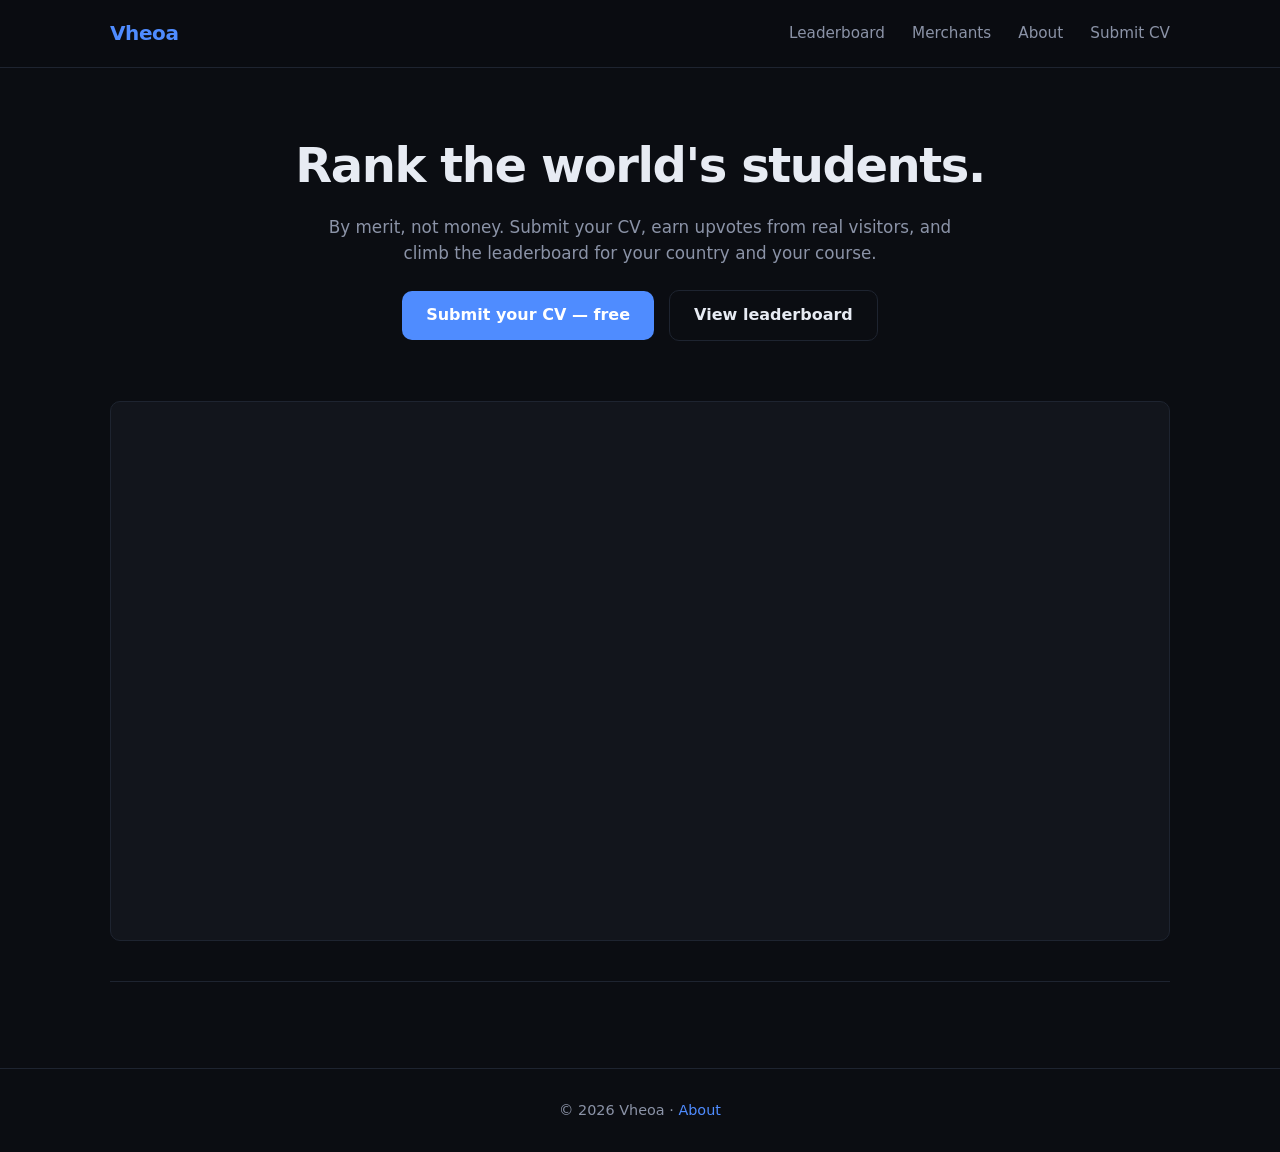
<file: index.html>
<!doctype html>
<html lang="en">
<head>
<meta charset="utf-8" />
<meta name="viewport" content="width=device-width, initial-scale=1" />
<title>Vheoa — Rank the world's students</title>
<meta name="description" content="Vheoa ranks students worldwide by merit — upvotes and seniority. Free forever. Submit your CV, get discovered." />
<meta property="og:type" content="website" />
<meta property="og:title" content="Vheoa — Rank the world's students" />
<meta property="og:description" content="By merit, not money. Submit your CV, earn upvotes, climb the global leaderboard." />
<meta property="og:url" content="https://vheoa.github.io/" />
<meta property="og:image" content="https://vheoa.github.io/assets/img/og-default.png" />
<meta name="twitter:card" content="summary_large_image" />
<meta name="twitter:title" content="Vheoa — Rank the world's students" />
<meta name="twitter:description" content="By merit, not money. Free forever." />
<meta name="twitter:image" content="https://vheoa.github.io/assets/img/og-default.png" />
<link rel="icon" href="assets/img/favicon.svg" />
<link rel="stylesheet" href="assets/css/style.css" />
</head>
<body>

<header class="site">
  <div class="container inner">
    <a href="/" class="logo">Vheoa</a>
    <nav>
      <a href="leaderboard.html">Leaderboard</a>
      <a href="merchants.html">Merchants</a>
      <a href="about.html">About</a>
      <a href="submit.html">Submit CV</a>
    </nav>
  </div>
</header>

<main class="container">

  <section class="hero">
    <h1>Rank the world's students.</h1>
    <p>By merit, not money. Submit your CV, earn upvotes from real visitors, and climb the leaderboard for your country and your course.</p>
    <a href="submit.html" class="btn">Submit your CV — free</a>
    <a href="leaderboard.html" class="btn secondary">View leaderboard</a>
  </section>

   <div id="globe"></div>

  <section id="rising-stars" style="margin: 40px 0 20px;"></section>

  <section id="ticker" style="margin: 30px 0 10px;"></section>
  <section id="affiliate-strip" style="margin: 40px 0 0;"></section>
</main>

<footer class="site">
  <div class="container">
    © <span id="year"></span> Vheoa · <a href="about.html">About</a>
  </div>
</footer>

<script>document.getElementById('year').textContent = new Date().getFullYear();</script>
<script src="assets/js/config.js"></script>
<script type="module">
  import { initAffiliateStrip } from './assets/js/affiliate.js';
  import { initRisingStars } from './assets/js/rising.js';
  initAffiliateStrip();
  initRisingStars();
</script>
<script type="module" src="assets/js/globe.js"></script>
  <script type="application/ld+json">
{
  "@context": "https://schema.org",
  "@type": "WebSite",
  "name": "Vheoa",
  "url": "https://vheoa.github.io/",
  "description": "Rank the world's students by merit — upvotes and seniority. Free forever.",
  "potentialAction": {
    "@type": "SearchAction",
    "target": "https://vheoa.github.io/leaderboard.html?course={search_term_string}",
    "query-input": "required name=search_term_string"
  }
}
</script>
</body>
</html>
</file>
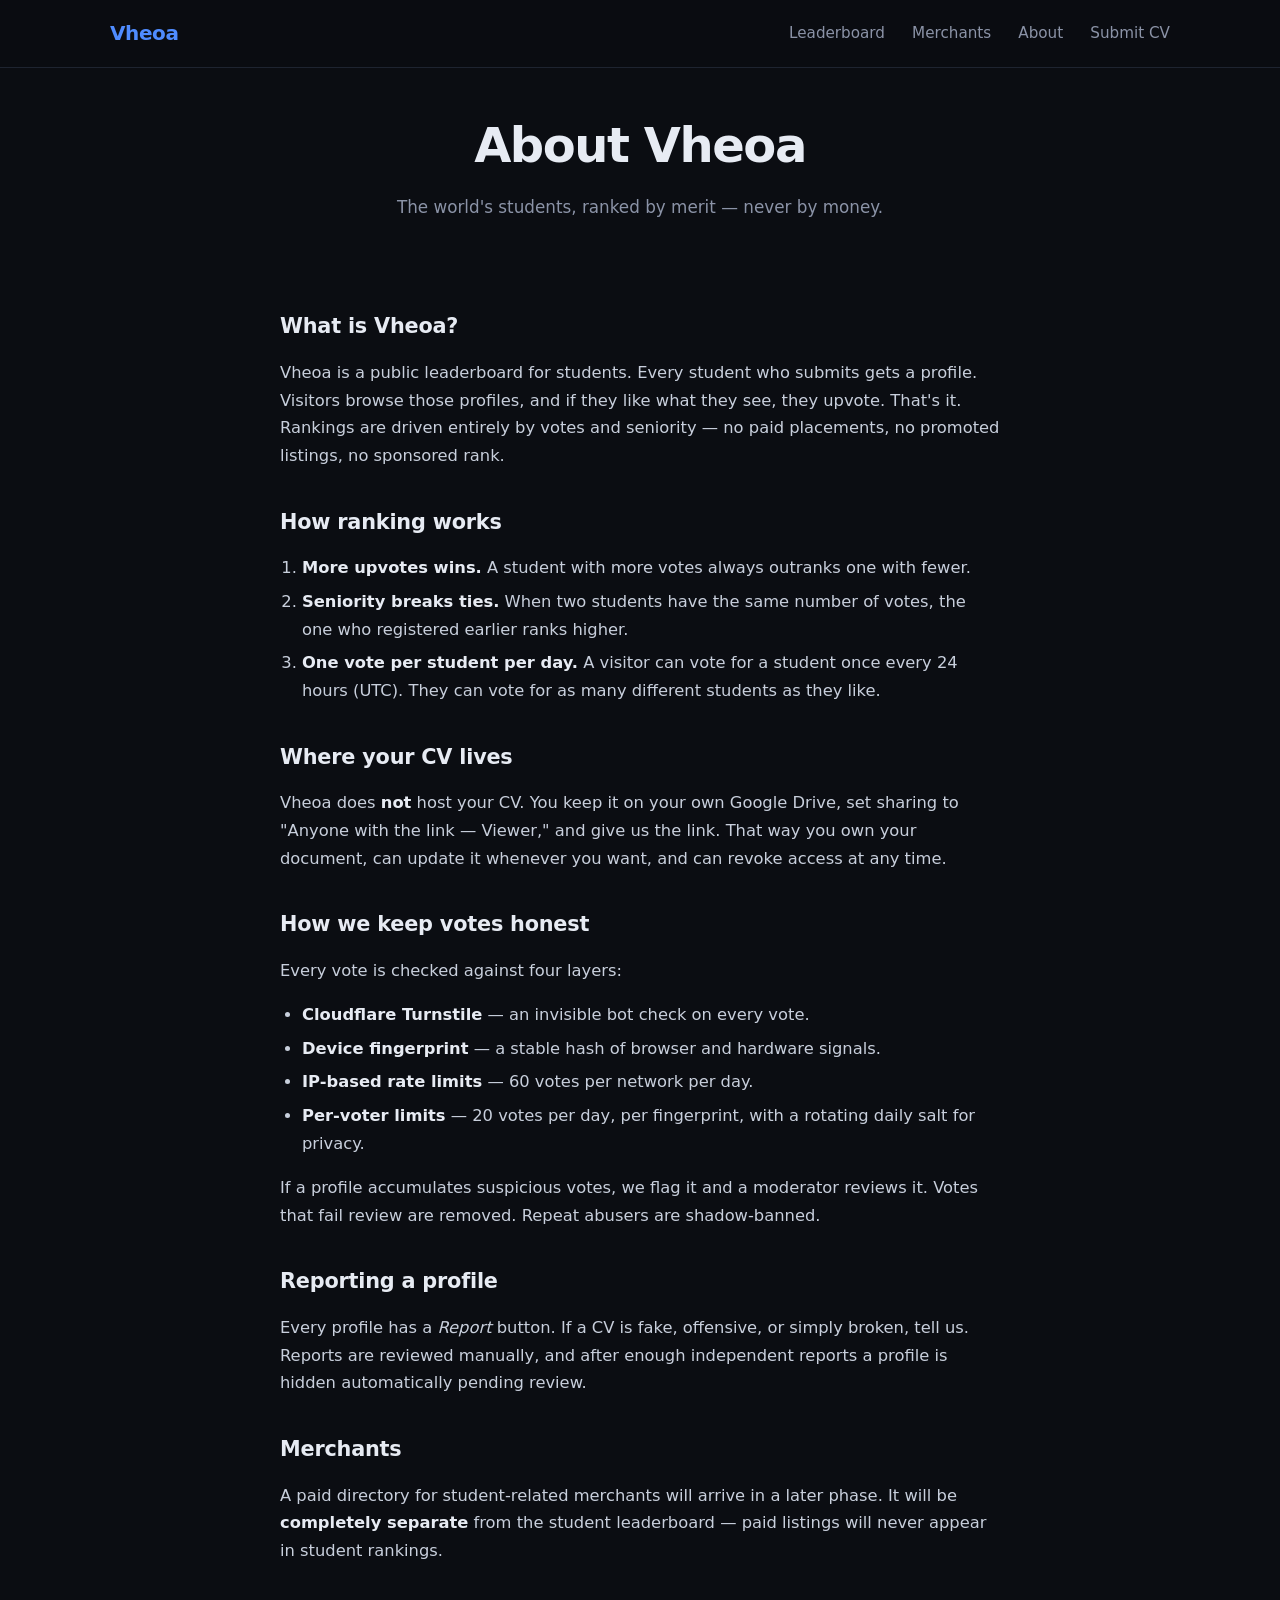
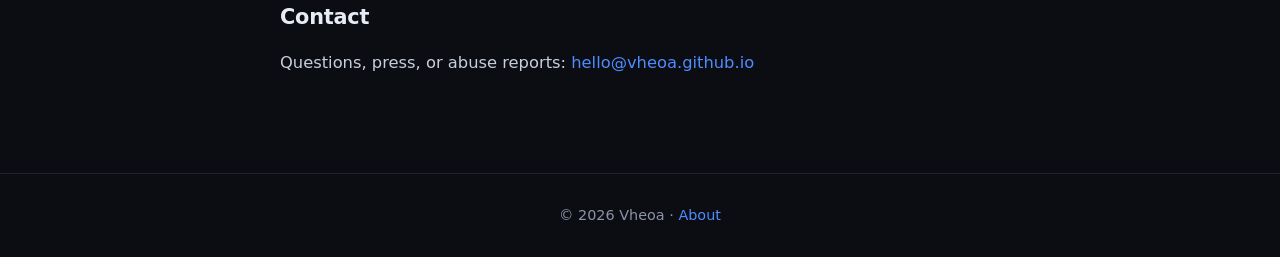
<file: about.html>
<!doctype html>
<html lang="en">
<head>
<meta charset="utf-8" />
<meta name="viewport" content="width=device-width, initial-scale=1" />
<title>About — Vheoa</title>
<meta name="description" content="Vheoa ranks students worldwide by merit — upvotes and seniority, never money. Learn how the ranking works and how we protect it from abuse." />
<meta property="og:type" content="website" />
<meta property="og:title" content="Vheoa" />
<meta property="og:description" content="Rank the world's students by merit — upvotes and seniority. Free forever." />
<meta property="og:url" content="https://vheoa.github.io/" />
<meta property="og:image" content="https://vheoa.github.io/assets/img/og-default.png" />
<meta name="twitter:card" content="summary_large_image" />
 <link rel="icon" href="assets/img/favicon.svg" />
<link rel="stylesheet" href="assets/css/style.css" />
</head>
<body>

<header class="site">
  <div class="container inner">
    <a href="/" class="logo">Vheoa</a>
    <nav>
      <a href="leaderboard.html">Leaderboard</a>
      <a href="merchants.html">Merchants</a>
      <a href="about.html">About</a>
      <a href="submit.html">Submit CV</a>
    </nav>
  </div>
</header>

<main class="container">

  <section class="hero" style="padding: 40px 0 10px;">
    <h1>About Vheoa</h1>
    <p>The world's students, ranked by merit — never by money.</p>
  </section>

  <article class="prose">

    <h2>What is Vheoa?</h2>
    <p>
      Vheoa is a public leaderboard for students. Every student who submits gets a
      profile. Visitors browse those profiles, and if they like what they see, they
      upvote. That's it. Rankings are driven entirely by votes and seniority —
      no paid placements, no promoted listings, no sponsored rank.
    </p>

    <h2>How ranking works</h2>
    <ol>
      <li><strong>More upvotes wins.</strong> A student with more votes always outranks one with fewer.</li>
      <li><strong>Seniority breaks ties.</strong> When two students have the same number of votes, the one who registered earlier ranks higher.</li>
      <li><strong>One vote per student per day.</strong> A visitor can vote for a student once every 24 hours (UTC). They can vote for as many different students as they like.</li>
    </ol>

    <h2>Where your CV lives</h2>
    <p>
      Vheoa does <strong>not</strong> host your CV. You keep it on your own Google
      Drive, set sharing to "Anyone with the link — Viewer," and give us the link.
      That way you own your document, can update it whenever you want, and can
      revoke access at any time.
    </p>

    <h2>How we keep votes honest</h2>
    <p>Every vote is checked against four layers:</p>
    <ul>
      <li><strong>Cloudflare Turnstile</strong> — an invisible bot check on every vote.</li>
      <li><strong>Device fingerprint</strong> — a stable hash of browser and hardware signals.</li>
      <li><strong>IP-based rate limits</strong> — 60 votes per network per day.</li>
      <li><strong>Per-voter limits</strong> — 20 votes per day, per fingerprint, with a rotating daily salt for privacy.</li>
    </ul>
    <p>
      If a profile accumulates suspicious votes, we flag it and a moderator reviews it.
      Votes that fail review are removed. Repeat abusers are shadow-banned.
    </p>

    <h2>Reporting a profile</h2>
    <p>
      Every profile has a <em>Report</em> button. If a CV is fake, offensive, or
      simply broken, tell us. Reports are reviewed manually, and after enough
      independent reports a profile is hidden automatically pending review.
    </p>

    <h2>Merchants</h2>
    <p>
      A paid directory for student-related merchants will arrive in a later phase.
      It will be <strong>completely separate</strong> from the student leaderboard —
      paid listings will never appear in student rankings.
    </p>

    <h2>Contact</h2>
    <p>
      Questions, press, or abuse reports:
      <a href="mailto:hello@vheoa.github.io">hello@vheoa.github.io</a>
    </p>

  </article>

</main>

<footer class="site">
  <div class="container">
    © <span id="year"></span> Vheoa · <a href="about.html">About</a>
  </div>
</footer>

<script>document.getElementById('year').textContent = new Date().getFullYear();</script>

</body>
</html>
</file>
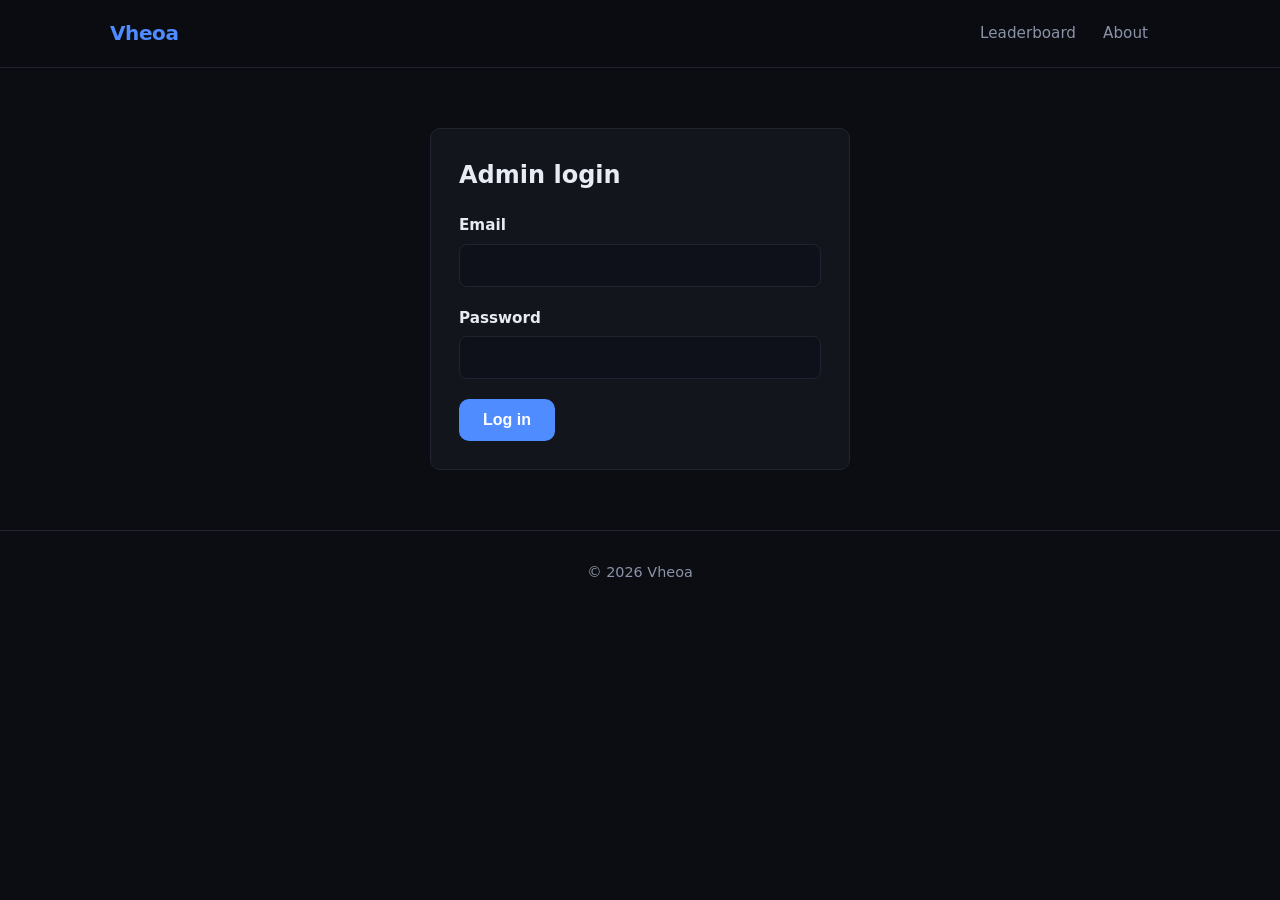
<file: admin.html>
<!doctype html>
<html lang="en">
<head>
<meta charset="utf-8" />
<meta name="viewport" content="width=device-width, initial-scale=1" />
<title>Admin — Vheoa</title>
<meta name="robots" content="noindex,nofollow" />
<link rel="icon" href="assets/img/favicon.svg" />
<link rel="stylesheet" href="assets/css/style.css" />
</head>
<body>

<header class="site">
  <div class="container inner">
    <a href="/" class="logo">Vheoa</a>
    <nav>
      <a href="leaderboard.html">Leaderboard</a>
      <a href="about.html">About</a>
      <span id="admin-user" style="margin-left:22px; color:var(--fg-dim); font-size:0.9rem;"></span>
      <a href="#" id="admin-logout" style="display:none;">Logout</a>
    </nav>
  </div>
</header>

<main class="container">

  <!-- Login view -->
  <section id="login-view" class="card" style="max-width:420px; margin-top:60px;">
    <h1 style="margin-top:0;">Admin login</h1>
    <form id="login-form">
      <div class="field">
        <label for="login-email">Email</label>
        <input id="login-email" type="email" required autocomplete="email" />
      </div>
      <div class="field">
        <label for="login-password">Password</label>
        <input id="login-password" type="password" required autocomplete="current-password" />
      </div>
      <div id="login-msg" class="message hidden"></div>
      <button class="btn" id="login-btn" type="submit">Log in</button>
    </form>
  </section>

  <!-- Dashboard view -->
  <section id="dash-view" class="hidden">
    <section class="hero" style="padding: 40px 0 10px; text-align:left;">
      <h1>Admin dashboard</h1>
      <p>Review reports, investigate vote spikes, manage hidden profiles.</p>
    </section>

        <div class="tabs" id="tabs">
      <button class="tab active" data-tab="reports">Reports <span id="reports-count"></span></button>
      <button class="tab" data-tab="spikes">Vote spikes</button>
      <button class="tab" data-tab="hidden">Hidden students</button>
      <button class="tab" data-tab="merchants">Merchants <span id="merchants-count"></span></button>
    </div>

    <div id="panel-reports"   class="tab-panel"></div>
    <div id="panel-spikes"    class="tab-panel hidden"></div>
    <div id="panel-hidden"    class="tab-panel hidden"></div>
    <div id="panel-merchants" class="tab-panel hidden"></div>
  </section>

</main>

<footer class="site">
  <div class="container">© <span id="year"></span> Vheoa</div>
</footer>

<script>document.getElementById('year').textContent = new Date().getFullYear();</script>
<script src="assets/js/config.js"></script>
<script type="module" src="assets/js/admin.js"></script>

</body>
</html>
</file>
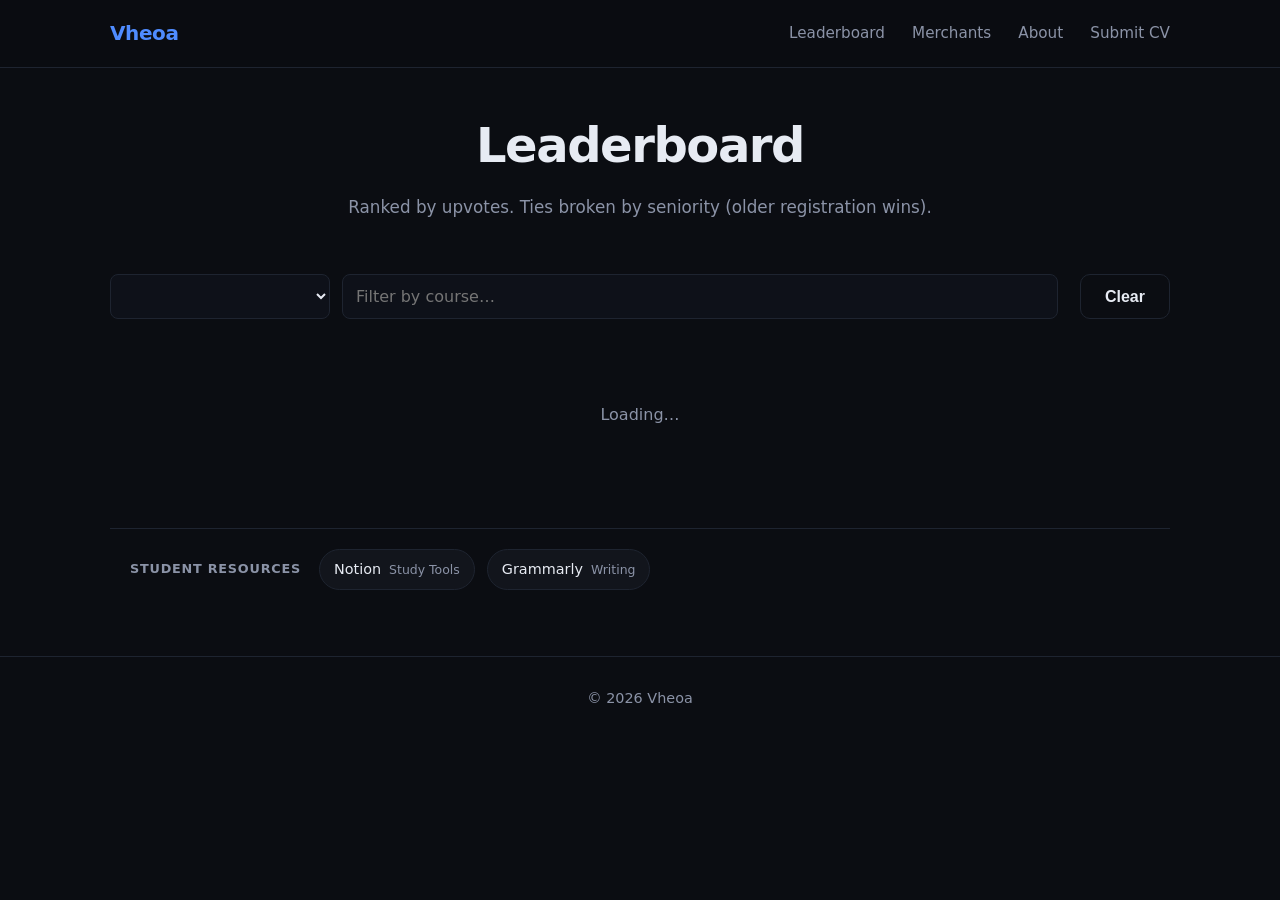
<file: leaderboard.html>
<!doctype html>
<html lang="en">
<head>
<meta charset="utf-8" />
<meta name="viewport" content="width=device-width, initial-scale=1" />
<title>Leaderboard — Vheoa</title>
<meta name="description" content="Student leaderboards by country and course. Ranked by merit." />
<meta property="og:type" content="website" />
<meta property="og:title" content="Vheoa" />
<meta property="og:description" content="Rank the world's students by merit — upvotes and seniority. Free forever." />
<meta property="og:url" content="https://vheoa.github.io/" />
<meta property="og:image" content="https://vheoa.github.io/assets/img/og-default.png" />
<meta name="twitter:card" content="summary_large_image" />
<link rel="icon" href="assets/img/favicon.svg" />
<link rel="stylesheet" href="assets/css/style.css" />
</head>
<body>

<header class="site">
  <div class="container inner">
    <a href="/" class="logo">Vheoa</a>
    <nav>
      <a href="leaderboard.html">Leaderboard</a>
       <a href="merchants.html">Merchants</a>
      <a href="about.html">About</a>
      <a href="submit.html">Submit CV</a>
    </nav>
  </div>
</header>

<main class="container">

  <section class="hero" style="padding: 40px 0 10px;">
    <h1>Leaderboard</h1>
    <p>Ranked by upvotes. Ties broken by seniority (older registration wins).</p>
  </section>

  <div class="filters">
    <select id="filter-country"></select>
    <input id="filter-course" type="text" placeholder="Filter by course…" autocomplete="off" />
    <button id="clear-filters" class="btn secondary">Clear</button>
  </div>

  <div id="board">
    <p class="loading">Loading…</p>
  </div>
  <section id="affiliate-strip" style="margin: 40px 0 0;"></section>
</main>

<footer class="site">
  <div class="container">© <span id="year"></span> Vheoa</div>
</footer>

<script>document.getElementById('year').textContent = new Date().getFullYear();</script>
<script src="assets/js/config.js"></script>
<script type="module">
  import { initAffiliateStrip } from './assets/js/affiliate.js';
  initAffiliateStrip();
</script>
<script type="module" src="assets/js/leaderboard.js"></script>

</body>
</html>
</file>
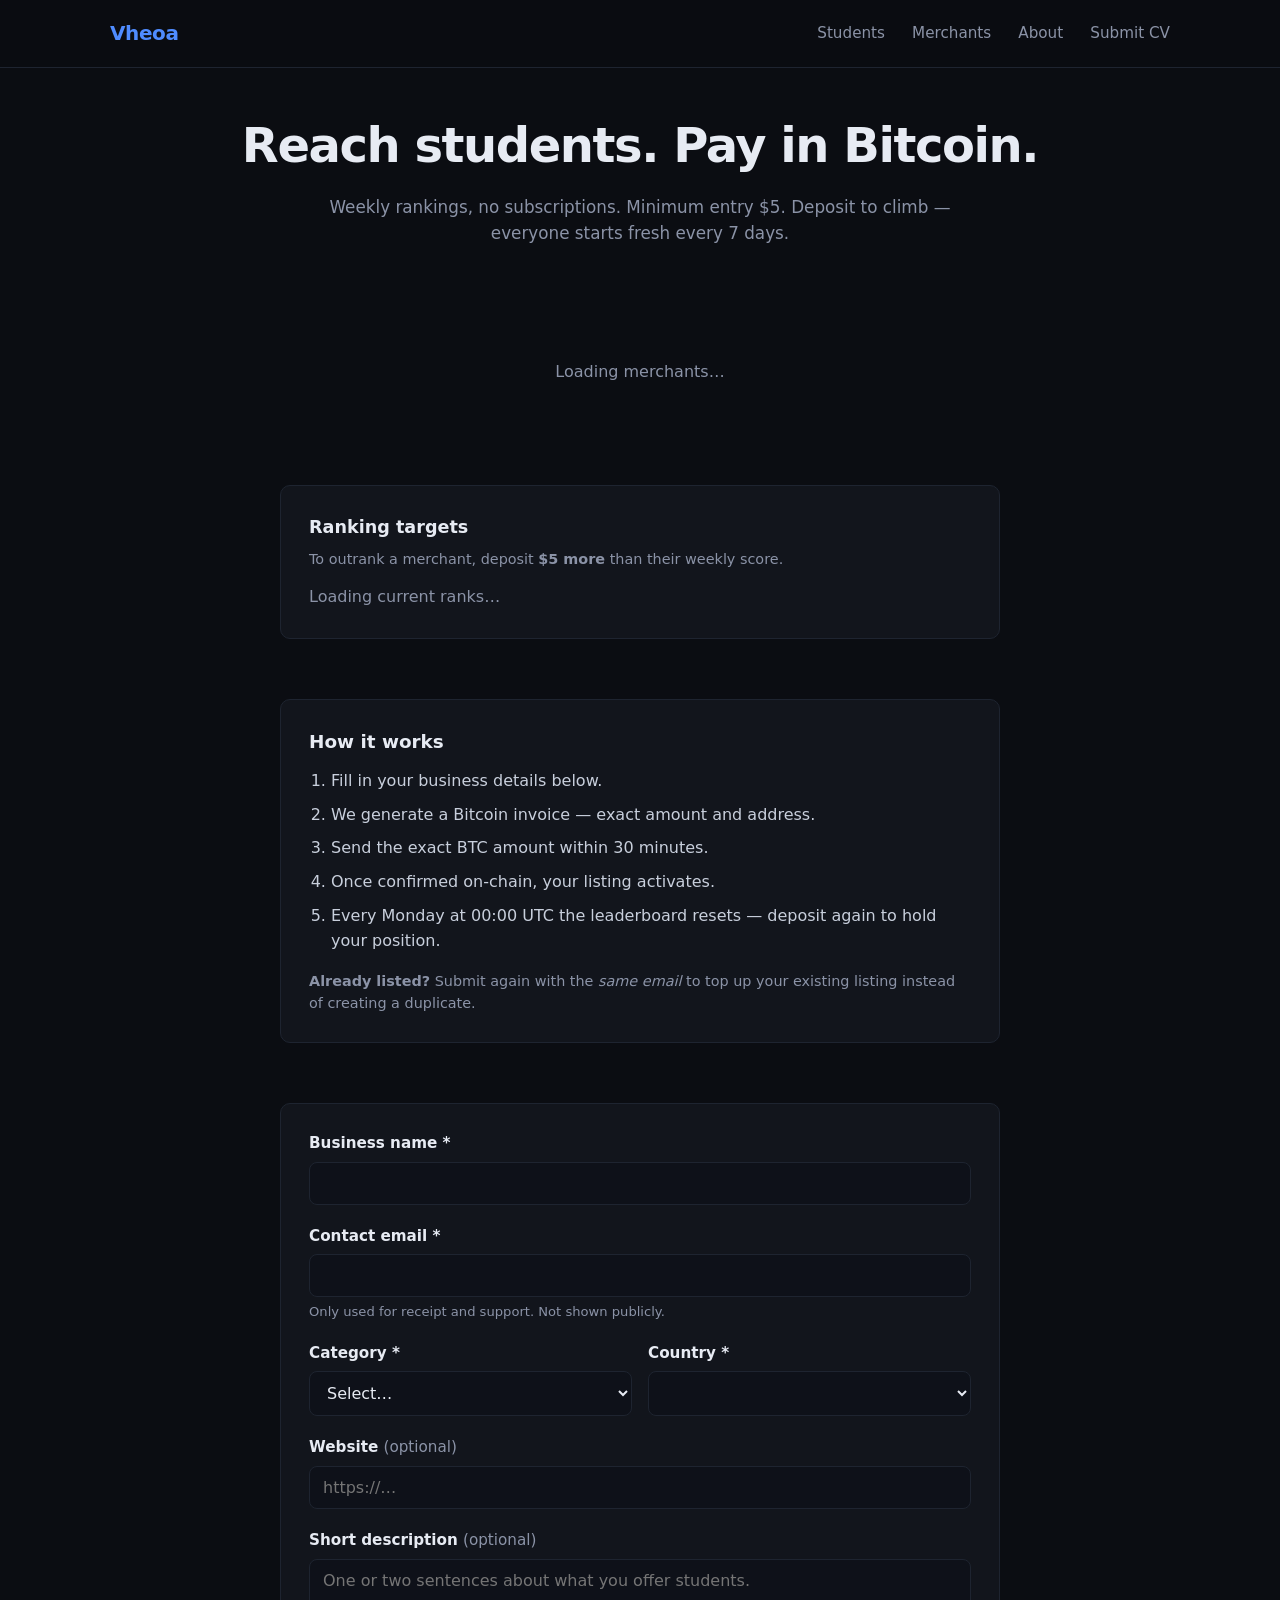
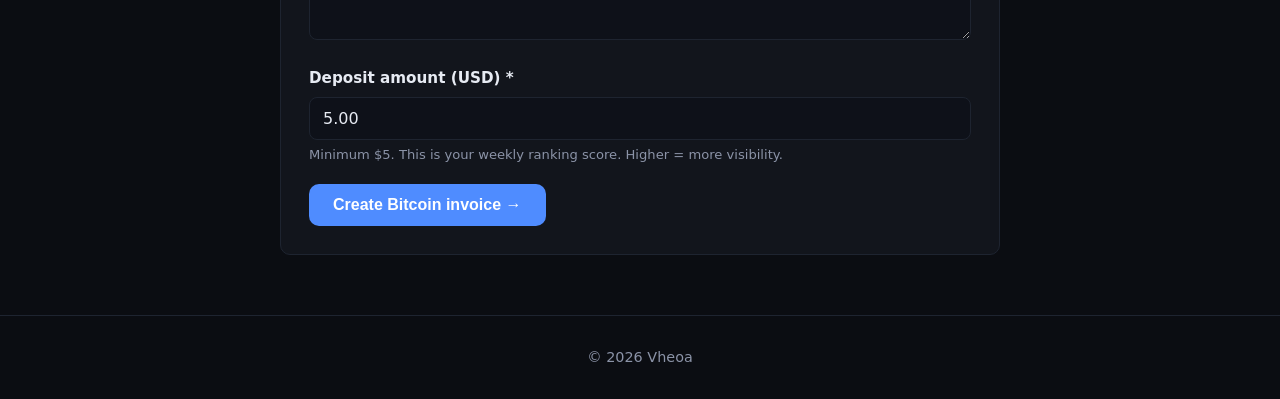
<file: merchants.html>
<!doctype html>
<html lang="en">
<head>
<meta charset="utf-8" />
<meta name="viewport" content="width=device-width, initial-scale=1" />
<title>Merchants — Vheoa</title>
<meta name="description" content="List your student-related business on Vheoa. Pay in Bitcoin. 7-day rankings, no subscriptions." />
<link rel="icon" href="assets/img/favicon.svg" />
<link rel="stylesheet" href="assets/css/style.css" />
</head>
<body>

<header class="site">
  <div class="container inner">
    <a href="/" class="logo">Vheoa</a>
    <nav>
      <a href="leaderboard.html">Students</a>
      <a href="merchants.html">Merchants</a>
      <a href="about.html">About</a>
      <a href="submit.html">Submit CV</a>
    </nav>
  </div>
</header>

<main class="container">

  <section class="hero" style="padding: 40px 0 10px;">
    <h1>Reach students. Pay in Bitcoin.</h1>
    <p>Weekly rankings, no subscriptions. Minimum entry $5. Deposit to climb — everyone starts fresh every 7 days.</p>
  </section>

  <!-- Current leaderboard -->
  <section id="merchant-board" style="margin: 20px 0 40px;">
    <p class="loading">Loading merchants…</p>
  </section>

  <!-- Ranking targets -->
  <div id="rank-targets" class="card" style="max-width:720px;">
    <h2 style="margin-top:0; font-size:1.1rem;">Ranking targets</h2>
    <p class="dim" style="margin-top:-8px; font-size:0.9rem;">
      To outrank a merchant, deposit <strong>$5 more</strong> than their weekly score.
    </p>
    <div id="rank-targets-content" class="dim">Loading current ranks…</div>
  </div>

  <!-- How it works -->
   <section class="merchant-info card" style="max-width:720px; margin-top:24px;">
    <h2 style="margin-top:0;">How it works</h2>
    <ol class="merchant-steps">
      <li>Fill in your business details below.</li>
      <li>We generate a Bitcoin invoice — exact amount and address.</li>
      <li>Send the exact BTC amount within 30 minutes.</li>
      <li>Once confirmed on-chain, your listing activates.</li>
      <li>Every Monday at 00:00 UTC the leaderboard resets — deposit again to hold your position.</li>
    </ol>
    <p class="dim" style="font-size:0.9rem; margin-bottom:0;">
      <strong>Already listed?</strong> Submit again with the <em>same email</em> to top up
      your existing listing instead of creating a duplicate.
    </p>
  </section>

  <!-- Submission form -->
  <form id="merchant-form" class="card" novalidate style="max-width:720px;">

    <div class="field">
      <label for="business_name">Business name *</label>
      <input id="business_name" type="text" required maxlength="120" />
    </div>

    <div class="field">
      <label for="contact_email">Contact email *</label>
      <input id="contact_email" type="email" required maxlength="200" />
      <small>Only used for receipt and support. Not shown publicly.</small>
    </div>

    <div class="row">
      <div class="field">
        <label for="category">Category *</label>
        <select id="category" required>
          <option value="">Select…</option>
          <option>Books</option>
          <option>Stationery</option>
          <option>Study Tools</option>
          <option>Tutoring</option>
          <option>Career Services</option>
          <option>Housing</option>
          <option>Course Platform</option>
          <option>Electronics</option>
          <option>Other</option>
        </select>
      </div>
      <div class="field">
        <label for="country">Country *</label>
        <select id="country" required></select>
      </div>
    </div>

    <div class="field">
      <label for="website_url">Website <span class="dim">(optional)</span></label>
      <input id="website_url" type="url" maxlength="300" placeholder="https://…" />
    </div>

    <div class="field">
      <label for="description">Short description <span class="dim">(optional)</span></label>
      <textarea id="description" maxlength="500" rows="3"
                placeholder="One or two sentences about what you offer students."></textarea>
    </div>

    <div class="field">
      <label for="amount_usd">Deposit amount (USD) *</label>
      <input id="amount_usd" type="number" required min="5" max="10000" step="0.01" value="5.00" />
      <small>Minimum $5. This is your weekly ranking score. Higher = more visibility.</small>
    </div>

    <div id="merchant-msg" class="message hidden"></div>

    <button type="submit" class="btn" id="merchant-submit">Create Bitcoin invoice →</button>

  </form>

</main>

<footer class="site">
  <div class="container">© <span id="year"></span> Vheoa</div>
</footer>

<script>document.getElementById('year').textContent = new Date().getFullYear();</script>
<script src="assets/js/config.js"></script>
<script type="module" src="assets/js/merchants.js"></script>

</body>
</html>
</file>
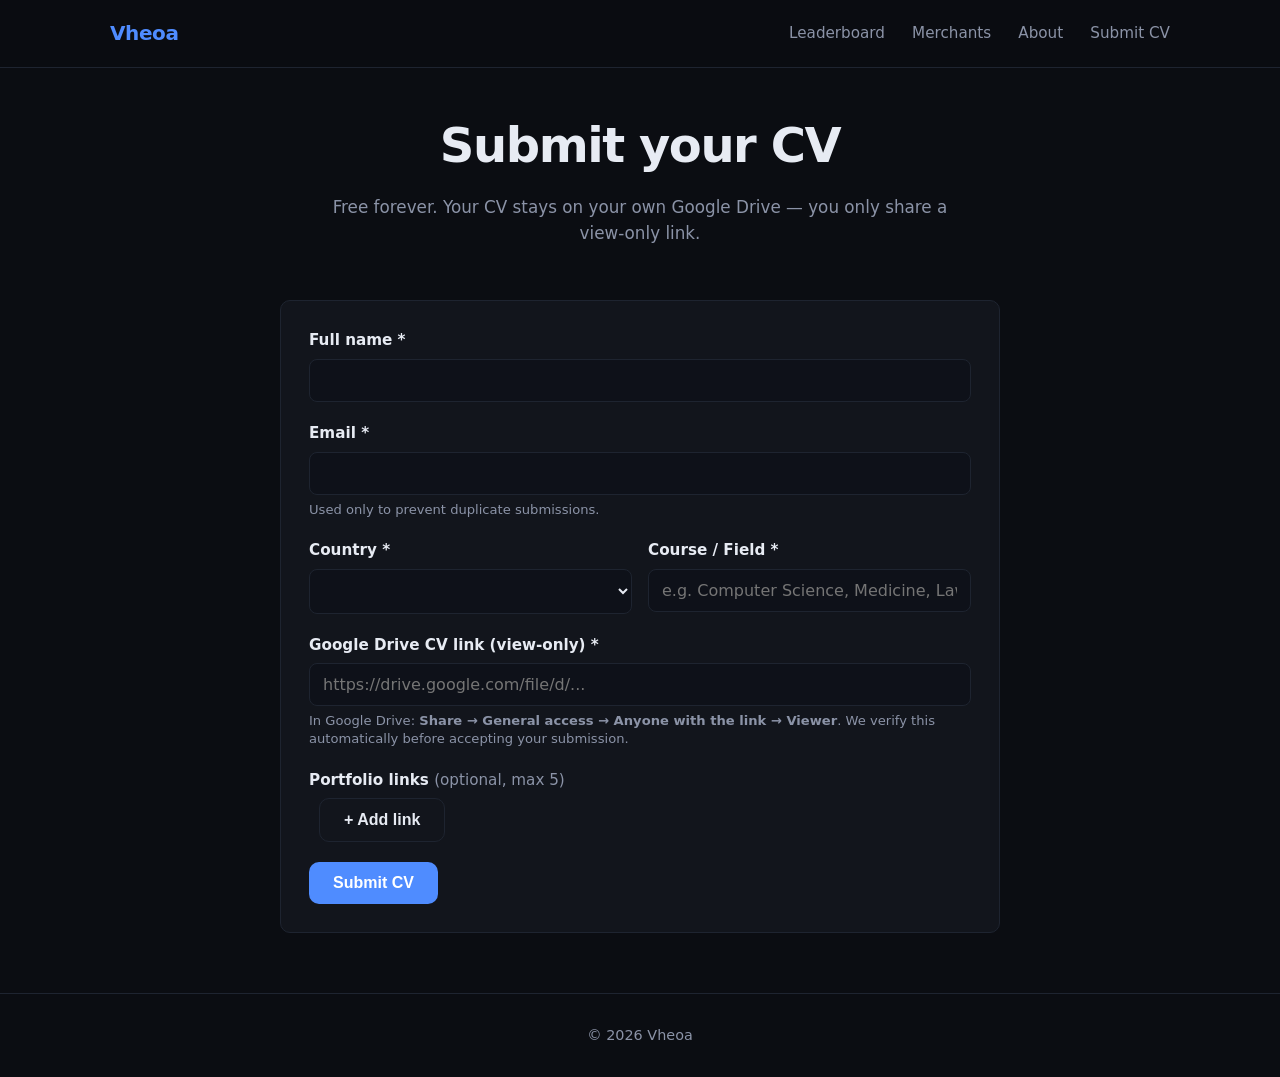
<file: submit.html>
<!doctype html>
<html lang="en">
<head>
<meta charset="utf-8" />
<meta name="viewport" content="width=device-width, initial-scale=1" />
<title>Submit your CV — Vheoa</title>
<meta name="description" content="Submit your CV to Vheoa. Free forever. Ranked by merit." />
<meta property="og:type" content="website" />
<meta property="og:title" content="Vheoa" />
<meta property="og:description" content="Rank the world's students by merit — upvotes and seniority. Free forever." />
<meta property="og:url" content="https://vheoa.github.io/" />
<meta property="og:image" content="https://vheoa.github.io/assets/img/og-default.png" />
<meta name="twitter:card" content="summary_large_image" />
<link rel="icon" href="assets/img/favicon.svg" />
<link rel="stylesheet" href="assets/css/style.css" />
<script src="https://challenges.cloudflare.com/turnstile/v0/api.js" async defer></script>
</head>
<body>

<header class="site">
  <div class="container inner">
    <a href="/" class="logo">Vheoa</a>
    <nav>
      <a href="leaderboard.html">Leaderboard</a>
       <a href="merchants.html">Merchants</a>
      <a href="about.html">About</a>
      <a href="submit.html">Submit CV</a>
    </nav>
  </div>
</header>

<main class="container">

  <section class="hero" style="padding: 40px 0 10px;">
    <h1>Submit your CV</h1>
    <p>Free forever. Your CV stays on your own Google Drive — you only share a view-only link.</p>
  </section>

  <form id="submit-form" class="card" novalidate>

    <div class="field">
      <label for="full_name">Full name *</label>
      <input id="full_name" name="full_name" type="text" required maxlength="100" autocomplete="name" />
    </div>

    <div class="field">
      <label for="email">Email *</label>
      <input id="email" name="email" type="email" required autocomplete="email" />
      <small>Used only to prevent duplicate submissions.</small>
    </div>

    <div class="row">
      <div class="field">
        <label for="country">Country *</label>
        <select id="country" name="country" required></select>
      </div>
      <div class="field">
        <label for="course">Course / Field *</label>
        <input id="course" name="course" type="text" required maxlength="100"
               placeholder="e.g. Computer Science, Medicine, Law" />
      </div>
    </div>

    <div class="field">
      <label for="cv_url">Google Drive CV link (view-only) *</label>
      <input id="cv_url" name="cv_url" type="url" required
             placeholder="https://drive.google.com/file/d/..." />
      <small>
        In Google Drive: <strong>Share → General access → Anyone with the link → Viewer</strong>.
        We verify this automatically before accepting your submission.
      </small>
    </div>

    <div class="field">
      <label>Portfolio links <span class="dim">(optional, max 5)</span></label>
      <div id="portfolio-list"></div>
      <button type="button" class="btn secondary" id="add-portfolio">+ Add link</button>
    </div>

    <div class="field">
      <div id="turnstile-widget"></div>
    </div>

    <div id="form-message" class="message hidden"></div>

    <button type="submit" class="btn" id="submit-btn">Submit CV</button>

  </form>

</main>

<footer class="site">
  <div class="container">© <span id="year"></span> Vheoa</div>
</footer>

<script>document.getElementById('year').textContent = new Date().getFullYear();</script>
<script src="assets/js/config.js"></script>
<script type="module" src="assets/js/submit.js"></script>

</body>
</html>
</file>
<file: assets/css/style.css>
/* ============================================
   VHEOA — Base styles
   ============================================ */

:root {
  --bg:        #0b0d12;
  --bg-elev:   #12151c;
  --fg:        #e7ebf3;
  --fg-dim:    #8b93a7;
  --accent:    #4f8cff;
  --accent-2:  #22d3a5;
  --border:    #1e2430;
  --radius:    10px;
  --font:      system-ui, -apple-system, 'Segoe UI', Roboto, sans-serif;
}

* { box-sizing: border-box; }

html, body {
  margin: 0;
  padding: 0;
  background: var(--bg);
  color: var(--fg);
  font-family: var(--font);
  line-height: 1.55;
  -webkit-font-smoothing: antialiased;
}

a { color: var(--accent); text-decoration: none; }
a:hover { text-decoration: underline; }

.container {
  max-width: 1100px;
  margin: 0 auto;
  padding: 0 20px;
}

/* Header */
header.site {
  border-bottom: 1px solid var(--border);
  padding: 18px 0;
  position: sticky;
  top: 0;
  background: rgba(11, 13, 18, 0.85);
  backdrop-filter: blur(10px);
  z-index: 50;
}
header.site .inner {
  display: flex;
  align-items: center;
  justify-content: space-between;
}
header.site .logo {
  font-weight: 700;
  font-size: 1.25rem;
  letter-spacing: -0.02em;
}
header.site nav a {
  margin-left: 22px;
  color: var(--fg-dim);
  font-size: 0.95rem;
}
header.site nav a:hover { color: var(--fg); text-decoration: none; }

/* Hero */
.hero {
  padding: 60px 0 30px;
  text-align: center;
}
.hero h1 {
  font-size: clamp(2rem, 5vw, 3rem);
  margin: 0 0 12px;
  letter-spacing: -0.03em;
}
.hero p {
  color: var(--fg-dim);
  max-width: 640px;
  margin: 0 auto 24px;
  font-size: 1.05rem;
}
.btn {
  display: inline-block;
  background: var(--accent);
  color: #fff;
  padding: 12px 24px;
  border-radius: var(--radius);
  font-weight: 600;
  border: none;
  cursor: pointer;
  font-size: 1rem;
}
.btn:hover { background: #3a78e6; text-decoration: none; }
.btn.secondary {
  background: transparent;
  border: 1px solid var(--border);
  color: var(--fg);
  margin-left: 10px;
}

/* Globe container */
#globe {
  width: 100%;
  height: 60vh;
  min-height: 420px;
  background: var(--bg-elev);
  border: 1px solid var(--border);
  border-radius: var(--radius);
  overflow: hidden;
  margin: 30px 0;
}

/* Footer */
footer.site {
  border-top: 1px solid var(--border);
  padding: 30px 0;
  margin-top: 60px;
  color: var(--fg-dim);
  font-size: 0.9rem;
  text-align: center;
}

/* Utility */
.hidden { display: none !important; }
/* ============================================================
   VHEOA — Phase 1 additions: forms, profiles, tables
   ============================================================ */

/* ---------- Cards and fields ---------- */
.card {
  background: var(--bg-elev);
  border: 1px solid var(--border);
  border-radius: var(--radius);
  padding: 28px;
  margin: 20px auto 60px;
  max-width: 720px;
}
.field { margin-bottom: 20px; }
.field label {
  display: block;
  font-weight: 600;
  margin-bottom: 6px;
  font-size: 0.95rem;
}
.field input,
.field select,
.filters input,
.filters select {
  width: 100%;
  padding: 11px 13px;
  background: #0e1119;
  border: 1px solid var(--border);
  border-radius: 8px;
  color: var(--fg);
  font-size: 1rem;
  font-family: inherit;
}
.field input:focus,
.field select:focus,
.filters input:focus,
.filters select:focus {
  outline: none;
  border-color: var(--accent);
}
.field small {
  display: block;
  color: var(--fg-dim);
  font-size: 0.82rem;
  margin-top: 6px;
  line-height: 1.4;
}
.row { display: grid; grid-template-columns: 1fr 1fr; gap: 16px; }
@media (max-width: 600px) {
  .row { grid-template-columns: 1fr; }
  .card { padding: 20px; }
}
.dim { color: var(--fg-dim); font-weight: 400; }

/* ---------- Portfolio rows ---------- */
.portfolio-row {
  display: grid;
  grid-template-columns: 1fr 2fr auto;
  gap: 8px;
  margin-bottom: 8px;
}
.portfolio-row .remove-row {
  background: transparent;
  border: 1px solid var(--border);
  color: var(--fg-dim);
  border-radius: 8px;
  padding: 0 14px;
  cursor: pointer;
  font-size: 1.2rem;
  line-height: 1;
}
.portfolio-row .remove-row:hover {
  color: #ff5555;
  border-color: #552222;
}

/* ---------- Messages ---------- */
.message {
  padding: 12px 14px;
  border-radius: 8px;
  margin: 16px 0;
  font-size: 0.95rem;
}
.message.error {
  background: #2a1215;
  color: #ff7a7a;
  border: 1px solid #5a2226;
}
.message.success {
  background: #0f2a1e;
  color: #4ee0a0;
  border: 1px solid #1e5a3e;
}

/* ---------- Profile page ---------- */
.profile {
  padding: 40px 0 60px;
  max-width: 820px;
  margin: 0 auto;
}
.profile-head {
  display: flex;
  justify-content: space-between;
  align-items: flex-start;
  gap: 24px;
  padding-bottom: 24px;
  border-bottom: 1px solid var(--border);
  margin-bottom: 24px;
}
.profile-head h1 {
  margin: 0 0 8px;
  font-size: clamp(1.6rem, 3.5vw, 2.2rem);
  letter-spacing: -0.02em;
}
.profile-head .meta {
  color: var(--fg-dim);
  margin: 4px 0;
  font-size: 0.95rem;
}
.profile-head .meta.small { font-size: 0.82rem; }
.flag {
  display: inline-block;
  background: var(--bg-elev);
  border: 1px solid var(--border);
  border-radius: 5px;
  padding: 2px 7px;
  font-size: 0.78rem;
  font-weight: 600;
  letter-spacing: 0.04em;
  margin-right: 6px;
}
.score { text-align: right; flex-shrink: 0; }
.score-num {
  font-size: 2.6rem;
  font-weight: 700;
  line-height: 1;
  color: var(--accent-2);
}
.score-label {
  font-size: 0.8rem;
  color: var(--fg-dim);
  text-transform: uppercase;
  letter-spacing: 0.06em;
  margin-top: 4px;
}
.actions {
  display: flex;
  gap: 12px;
  flex-wrap: wrap;
  margin-bottom: 28px;
}
.actions .btn.secondary { margin-left: 0; }

.portfolio h3 {
  margin: 0 0 12px;
  font-size: 1rem;
  color: var(--fg-dim);
  text-transform: uppercase;
  letter-spacing: 0.05em;
}
.chip-row { display: flex; flex-wrap: wrap; gap: 10px; }
.chip {
  display: inline-block;
  padding: 8px 14px;
  background: var(--bg-elev);
  border: 1px solid var(--border);
  border-radius: 999px;
  font-size: 0.9rem;
  color: var(--fg);
}
.chip:hover {
  border-color: var(--accent);
  text-decoration: none;
  color: var(--accent);
}

/* ---------- Filters + leaderboard ---------- */
.filters {
  display: grid;
  grid-template-columns: 220px 1fr auto;
  gap: 12px;
  margin: 20px 0 24px;
}
@media (max-width: 640px) {
  .filters { grid-template-columns: 1fr; }
}

.board {
  width: 100%;
  border-collapse: collapse;
  border: 1px solid var(--border);
  border-radius: var(--radius);
  overflow: hidden;
}
.board thead { background: var(--bg-elev); }
.board th,
.board td {
  text-align: left;
  padding: 12px 16px;
  border-bottom: 1px solid var(--border);
  font-size: 0.95rem;
}
.board th {
  font-size: 0.82rem;
  color: var(--fg-dim);
  text-transform: uppercase;
  letter-spacing: 0.05em;
  font-weight: 600;
}
.board tbody tr:last-child td { border-bottom: none; }
.board tbody tr { transition: background 0.1s; cursor: pointer; }
.board tbody tr:hover { background: var(--bg-elev); }
.board .rank {
  color: var(--fg-dim);
  font-variant-numeric: tabular-nums;
  font-weight: 600;
}
.board .name { font-weight: 600; }
.board .votes {
  text-align: right;
  color: var(--accent-2);
  font-weight: 700;
  font-variant-numeric: tabular-nums;
}

/* ---------- Empty / loading states ---------- */
.loading,
.empty {
  color: var(--fg-dim);
  text-align: center;
  padding: 60px 0;
}
/* ============================================================
   VHEOA — Phase 2: globe tooltip + ticker
   ============================================================ */

/* Ticker */
.ticker-title {
  margin: 0 0 14px;
  font-size: 0.95rem;
  color: var(--fg-dim);
  text-transform: uppercase;
  letter-spacing: 0.05em;
  font-weight: 600;
}

.ticker-row {
  display: grid;
  grid-template-columns: repeat(auto-fill, minmax(200px, 1fr));
  gap: 12px;
}

.ticker-card {
  display: block;
  padding: 14px 16px;
  background: var(--bg-elev);
  border: 1px solid var(--border);
  border-radius: var(--radius);
  color: var(--fg);
  transition: border-color 0.15s, transform 0.15s;
}
.ticker-card:hover {
  border-color: var(--accent);
  text-decoration: none;
  transform: translateY(-2px);
}

.ticker-name {
  font-weight: 600;
  font-size: 0.95rem;
  margin-bottom: 4px;
  white-space: nowrap;
  overflow: hidden;
  text-overflow: ellipsis;
}

.ticker-meta {
  font-size: 0.82rem;
  color: var(--fg-dim);
}

/* Slight polish on the globe */
#globe {
  cursor: grab;
}
#globe:active {
  cursor: grabbing;
}
/* ============================================================
   VHEOA — Phase 3: vote button polish
   ============================================================ */

#vote-btn {
  background: var(--accent-2);
  color: #051612;
}
#vote-btn:hover:not(:disabled) {
  background: #1fbc93;
}
#vote-btn:disabled {
  background: var(--bg-elev);
  color: var(--fg-dim);
  border: 1px solid var(--border);
  cursor: not-allowed;
}

/* Score pulse when realtime updates arrive */
@keyframes vheoa-pulse {
  0%   { transform: scale(1);   color: var(--accent-2); }
  40%  { transform: scale(1.15); color: #7ef0c6; }
  100% { transform: scale(1);   color: var(--accent-2); }
}
.score-num.pulse {
  animation: vheoa-pulse 0.6s ease-out;
}
/* ============================================================
   VHEOA — Phase 4
   ============================================================ */

/* Ghost button (for Report) */
.btn.ghost {
  background: transparent;
  color: var(--fg-dim);
  border: 1px solid var(--border);
  padding: 10px 16px;
  font-weight: 500;
}
.btn.ghost:hover {
  color: #ff7a7a;
  border-color: #5a2226;
}

/* Rising Star badge */
.badge-rising {
  display: inline-block;
  margin-left: 10px;
  padding: 3px 10px;
  border-radius: 999px;
  background: linear-gradient(90deg, #ffb347, #ffcc70);
  color: #241a00;
  font-size: 0.72rem;
  font-weight: 700;
  letter-spacing: 0.04em;
  text-transform: uppercase;
  vertical-align: middle;
  animation: badge-shimmer 2.5s ease-in-out infinite alternate;
}
@keyframes badge-shimmer {
  from { box-shadow: 0 0 0 rgba(255, 179, 71, 0.4); }
  to   { box-shadow: 0 0 12px rgba(255, 179, 71, 0.7); }
}

/* Report panel */
.report-panel {
  background: var(--bg-elev);
  border: 1px solid var(--border);
  border-radius: var(--radius);
  padding: 16px;
  margin: 16px 0;
  max-width: 520px;
}
.report-panel textarea {
  width: 100%;
  min-height: 80px;
  padding: 10px 12px;
  background: #0e1119;
  color: var(--fg);
  border: 1px solid var(--border);
  border-radius: 8px;
  font-family: inherit;
  font-size: 0.95rem;
  resize: vertical;
}
.report-panel textarea:focus {
  outline: none;
  border-color: var(--accent);
}
.report-actions {
  display: flex;
  gap: 10px;
  margin-top: 12px;
}
.report-actions .btn.secondary { margin-left: 0; }

/* Affiliate strip */
#affiliate-strip {
  border-top: 1px solid var(--border);
  padding: 20px 0 6px;
  margin-top: 40px;
}
.affiliate-inner {
  display: flex;
  flex-wrap: wrap;
  align-items: center;
  gap: 12px;
  max-width: 1100px;
  margin: 0 auto;
  padding: 0 20px;
}
.affiliate-label {
  color: var(--fg-dim);
  font-size: 0.8rem;
  text-transform: uppercase;
  letter-spacing: 0.06em;
  font-weight: 600;
  margin-right: 6px;
}
.affiliate-link {
  display: inline-flex;
  align-items: center;
  gap: 8px;
  padding: 8px 14px;
  background: var(--bg-elev);
  border: 1px solid var(--border);
  border-radius: 999px;
  color: var(--fg);
  font-size: 0.9rem;
  transition: border-color 0.15s, transform 0.15s;
}
.affiliate-link:hover {
  border-color: var(--accent);
  text-decoration: none;
  transform: translateY(-1px);
}
.affiliate-tag {
  color: var(--fg-dim);
  font-size: 0.78rem;
}
/* ============================================================
   VHEOA — Phase 5: About prose, Rising Stars, pulse
   ============================================================ */

/* About page prose */
.prose {
  max-width: 720px;
  margin: 0 auto 60px;
  padding: 20px 0;
}
.prose h2 {
  margin: 36px 0 12px;
  font-size: 1.3rem;
  letter-spacing: -0.01em;
}
.prose p,
.prose li {
  color: #c8cfdc;
  font-size: 1.02rem;
  line-height: 1.7;
}
.prose ul,
.prose ol {
  padding-left: 22px;
}
.prose li {
  margin-bottom: 6px;
}
.prose strong {
  color: var(--fg);
}

/* Section titles (used by Rising Stars) */
.section-title {
  margin: 0 0 4px;
  font-size: 1.3rem;
  letter-spacing: -0.01em;
}
.section-sub {
  margin: 0 0 20px;
  color: var(--fg-dim);
  font-size: 0.95rem;
}

/* Rising Stars grid */
.rising-grid {
  display: grid;
  grid-template-columns: repeat(auto-fill, minmax(220px, 1fr));
  gap: 14px;
  margin-bottom: 20px;
}

.rising-card {
  position: relative;
  display: block;
  padding: 18px 18px 16px;
  background: var(--bg-elev);
  border: 1px solid var(--border);
  border-radius: var(--radius);
  color: var(--fg);
  overflow: hidden;
  transition: transform 0.15s, border-color 0.15s;
}
.rising-card:hover {
  border-color: #ffb347;
  text-decoration: none;
  transform: translateY(-2px);
}

.rising-badge {
  position: absolute;
  top: 10px;
  right: 12px;
  color: #ffb347;
  font-size: 1.15rem;
  line-height: 1;
}

.rising-name {
  font-weight: 600;
  font-size: 1.02rem;
  margin-bottom: 4px;
  padding-right: 26px;
  white-space: nowrap;
  overflow: hidden;
  text-overflow: ellipsis;
}

.rising-meta {
  color: var(--fg-dim);
  font-size: 0.85rem;
  margin-bottom: 14px;
  white-space: nowrap;
  overflow: hidden;
  text-overflow: ellipsis;
}

.rising-stats {
  display: flex;
  justify-content: space-between;
  align-items: baseline;
  font-size: 0.82rem;
  color: var(--fg-dim);
  border-top: 1px solid var(--border);
  padding-top: 10px;
}
.rising-stats strong {
  color: var(--accent-2);
  font-size: 1rem;
}

/* Vote pulse — triggered from JS when realtime updates arrive */
@keyframes vheoa-pulse {
  0%   { transform: scale(1);    color: var(--accent-2); }
  40%  { transform: scale(1.18); color: #7ef0c6; }
  100% { transform: scale(1);    color: var(--accent-2); }
}
.score-num.pulse {
  animation: vheoa-pulse 0.6s ease-out;
}
/* ============================================================
   VHEOA — Phase 6: admin tabs
   ============================================================ */

.tabs {
  display: flex;
  gap: 6px;
  border-bottom: 1px solid var(--border);
  margin: 24px 0 20px;
}
.tab {
  background: transparent;
  border: 1px solid transparent;
  border-bottom: 2px solid transparent;
  color: var(--fg-dim);
  padding: 10px 18px;
  cursor: pointer;
  font-size: 0.95rem;
  font-weight: 500;
  border-radius: 8px 8px 0 0;
  transition: color 0.15s, border-color 0.15s;
}
.tab:hover {
  color: var(--fg);
}
.tab.active {
  color: var(--fg);
  border-bottom-color: var(--accent);
}
.tab span {
  color: var(--fg-dim);
  font-weight: 400;
  margin-left: 4px;
}

.tab-panel {
  margin-bottom: 60px;
}

/* Slightly tighter buttons in the admin tables */
.board .btn.ghost,
.board .btn {
  padding: 7px 12px;
  font-size: 0.85rem;
  margin-left: 6px;
}
.board .btn.ghost {
  background: transparent;
  color: var(--fg-dim);
  border: 1px solid var(--border);
}
.board .btn.ghost:hover {
  color: var(--fg);
  border-color: var(--fg-dim);
}
/* ============================================================
   VHEOA — Phase 7: merchant + invoice
   ============================================================ */

/* Merchant info card */
.merchant-info h2 {
  margin: 0 0 12px;
  font-size: 1.15rem;
}
.merchant-steps {
  padding-left: 22px;
  margin: 0 0 16px;
}
.merchant-steps li {
  color: #c8cfdc;
  margin-bottom: 8px;
  line-height: 1.6;
}

.field textarea {
  width: 100%;
  padding: 11px 13px;
  background: #0e1119;
  border: 1px solid var(--border);
  border-radius: 8px;
  color: var(--fg);
  font-size: 1rem;
  font-family: inherit;
  resize: vertical;
}
.field textarea:focus {
  outline: none;
  border-color: var(--accent);
}

/* Invoice page */
.invoice {
  max-width: 720px;
  margin: 40px auto 60px;
  padding: 0 20px;
}

.invoice h1 {
  margin: 0 0 8px;
  font-size: 1.8rem;
  letter-spacing: -0.02em;
}

.invoice-grid {
  display: grid;
  grid-template-columns: 1fr 1fr;
  gap: 16px;
  margin-bottom: 20px;
}
@media (max-width: 560px) {
  .invoice-grid { grid-template-columns: 1fr; }
}

.invoice-block {
  background: var(--bg-elev);
  border: 1px solid var(--border);
  border-radius: var(--radius);
  padding: 18px 20px;
}
.invoice-block.wide {
  grid-column: 1 / -1;
  margin-bottom: 16px;
}

.invoice-label {
  font-size: 0.78rem;
  color: var(--fg-dim);
  text-transform: uppercase;
  letter-spacing: 0.06em;
  font-weight: 600;
  margin-bottom: 8px;
}
.invoice-value {
  font-size: 1.4rem;
  font-weight: 600;
  font-variant-numeric: tabular-nums;
}

.invoice-address {
  font-family: 'SF Mono', Menlo, Consolas, monospace;
  font-size: 0.95rem;
  word-break: break-all;
  background: #0e1119;
  border: 1px solid var(--border);
  border-radius: 8px;
  padding: 12px 14px;
  margin-bottom: 12px;
  cursor: pointer;
  transition: border-color 0.15s;
}
.invoice-address:hover {
  border-color: var(--accent);
}

.invoice-block .btn.secondary {
  margin-left: 0;
  margin-right: 8px;
  font-size: 0.88rem;
  padding: 8px 14px;
}

.invoice-warning {
  background: #2a1f0e;
  border-color: #5a4a22;
  color: #ffd9a0;
  font-size: 0.92rem;
  line-height: 1.55;
}

/* Status badges */
.badge {
  display: inline-block;
  padding: 5px 12px;
  border-radius: 999px;
  font-size: 0.82rem;
  font-weight: 600;
  letter-spacing: 0.02em;
}
.badge-warn { background: #3a2a10; color: #ffcc70; }
.badge-info { background: #122a3a; color: #6dbbf0; }
.badge-ok   { background: #0f2a1e; color: #4ee0a0; }
.badge-dim  { background: #1a1a1a; color: var(--fg-dim); }

/* ============================================================
   VHEOA — Phase 9: rank targets, merchant profile
   ============================================================ */

/* Rank target list */
.rank-target-list {
  display: flex;
  flex-direction: column;
  gap: 8px;
}
.rank-target {
  display: flex;
  justify-content: space-between;
  align-items: center;
  padding: 12px 16px;
  background: var(--bg);
  border: 1px solid var(--border);
  border-radius: 8px;
  color: var(--fg);
  cursor: pointer;
  font-size: 0.95rem;
  text-align: left;
  transition: border-color 0.15s, background 0.15s;
  font-family: inherit;
}
.rank-target:hover {
  border-color: var(--accent);
  background: var(--bg-elev);
}
.rank-target-label {
  flex: 1;
  white-space: nowrap;
  overflow: hidden;
  text-overflow: ellipsis;
  padding-right: 12px;
}
.rank-target-price {
  color: var(--accent-2);
  font-weight: 600;
  font-variant-numeric: tabular-nums;
}

/* Merchant profile */
.merchant-description {
  color: #c8cfdc;
  font-size: 1.02rem;
  line-height: 1.7;
  margin: 0 0 24px;
  max-width: 620px;
}

.merchant-stats {
  display: grid;
  grid-template-columns: repeat(auto-fit, minmax(180px, 1fr));
  gap: 14px;
  margin-top: 32px;
  border-top: 1px solid var(--border);
  padding-top: 24px;
}
.stat {
  background: var(--bg-elev);
  border: 1px solid var(--border);
  border-radius: var(--radius);
  padding: 16px 18px;
}
.stat-label {
  font-size: 0.78rem;
  color: var(--fg-dim);
  text-transform: uppercase;
  letter-spacing: 0.06em;
  font-weight: 600;
  margin-bottom: 6px;
}
.stat-value {
  font-size: 1.4rem;
  font-weight: 600;
  color: var(--accent-2);
  font-variant-numeric: tabular-nums;
}
.stat-value.small {
  font-size: 0.95rem;
  color: var(--fg);
  font-weight: 500;
}
/* ============================================================
   VHEOA — Phase 10: top-up context
   ============================================================ */

.invoice-context {
  background: #122a3a;
  border: 1px solid #1e4660;
  color: #a8d5f5;
  padding: 12px 16px;
  border-radius: 8px;
  font-size: 0.95rem;
  line-height: 1.55;
  margin: 12px 0 8px;
}
.invoice-context strong {
  color: #d1ebff;
}
.invoice-context em {
  color: #fff;
  font-style: normal;
  font-weight: 600;
}
/* ============================================================
   VHEOA — Phase 11: admin merchant tab
   ============================================================ */

.merchant-filters {
  display: flex;
  flex-wrap: wrap;
  gap: 8px;
  margin: 0 0 16px;
}
.filter-btn {
  padding: 7px 14px;
  background: var(--bg-elev);
  border: 1px solid var(--border);
  border-radius: 999px;
  color: var(--fg-dim);
  font-size: 0.85rem;
  font-weight: 500;
  cursor: pointer;
  font-family: inherit;
  transition: border-color 0.15s, color 0.15s;
}
.filter-btn:hover {
  color: var(--fg);
  border-color: var(--fg-dim);
}
.filter-btn.active {
  color: var(--fg);
  border-color: var(--accent);
  background: rgba(79, 140, 255, 0.08);
}

/* Tighten the admin table buttons a bit more (three actions per row) */
#panel-merchants .board .btn.ghost {
  padding: 6px 10px;
  font-size: 0.8rem;
  margin-left: 4px;
}
#panel-merchants .board td {
  vertical-align: top;
}
</file>
